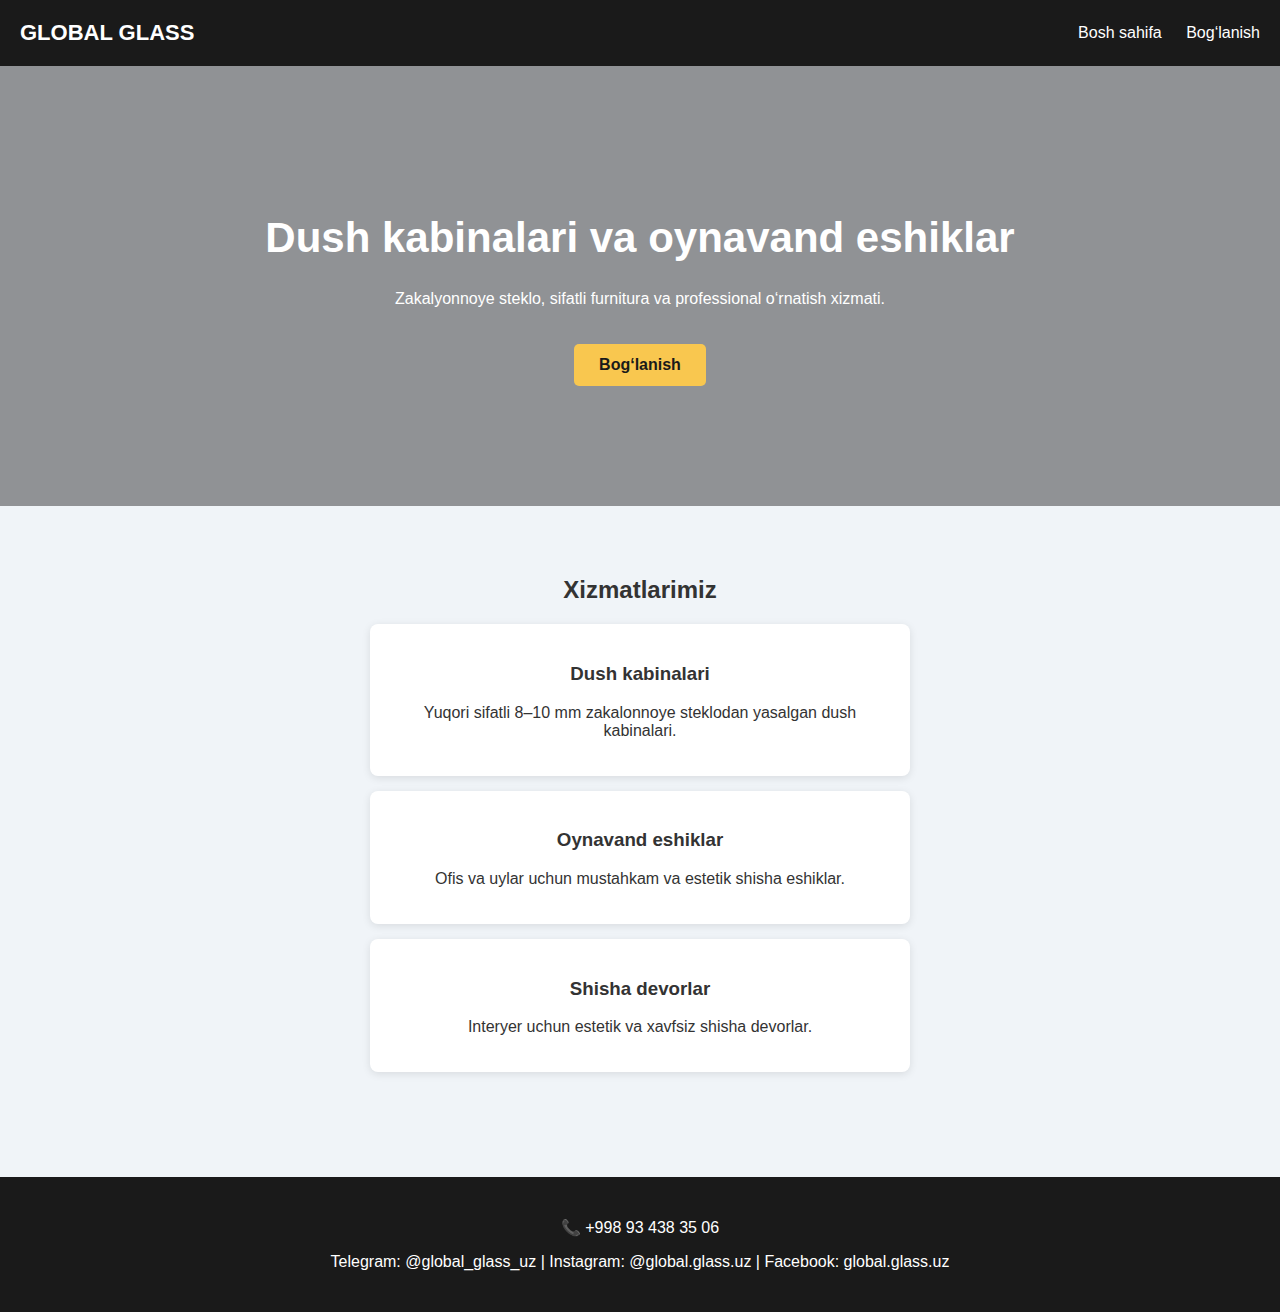
<file: index.html>
<!DOCTYPE html>
<html lang="uz">
<head>
    <meta charset="UTF-8">
    <meta name="viewport" content="width=device-width, initial-scale=1.0">
    <title>Global Glass — Dush kabinalari va oynavand eshiklar</title>
    <link rel="stylesheet" href="style.css">
</head>
<body>

<header>
    <div class="logo">GLOBAL GLASS</div>
    <nav>
        <a href="index.html">Bosh sahifa</a>
        <a href="contact.html">Bog‘lanish</a>
    </nav>
</header>

<section class="hero">
    <h1>Dush kabinalari va oynavand eshiklar</h1>
    <p>Zakalyonnoye steklo, sifatli furnitura va professional o‘rnatish xizmati.</p>
    <a href="contact.html" class="btn">Bog‘lanish</a>
</section>

<section class="services">
    <h2>Xizmatlarimiz</h2>

    <div class="service-box">
        <h3>Dush kabinalari</h3>
        <p>Yuqori sifatli 8–10 mm zakalonnoye steklodan yasalgan dush kabinalari.</p>
    </div>

    <div class="service-box">
        <h3>Oynavand eshiklar</h3>
        <p>Ofis va uylar uchun mustahkam va estetik shisha eshiklar.</p>
    </div>

    <div class="service-box">
        <h3>Shisha devorlar</h3>
        <p>Interyer uchun estetik va xavfsiz shisha devorlar.</p>
    </div>
</section>

<footer>
    <p>📞 +998 93 438 35 06</p>
    <p>Telegram: @global_glass_uz | Instagram: @global.glass.uz | Facebook: global.glass.uz</p>
</footer>

</body>
</html>
</file>
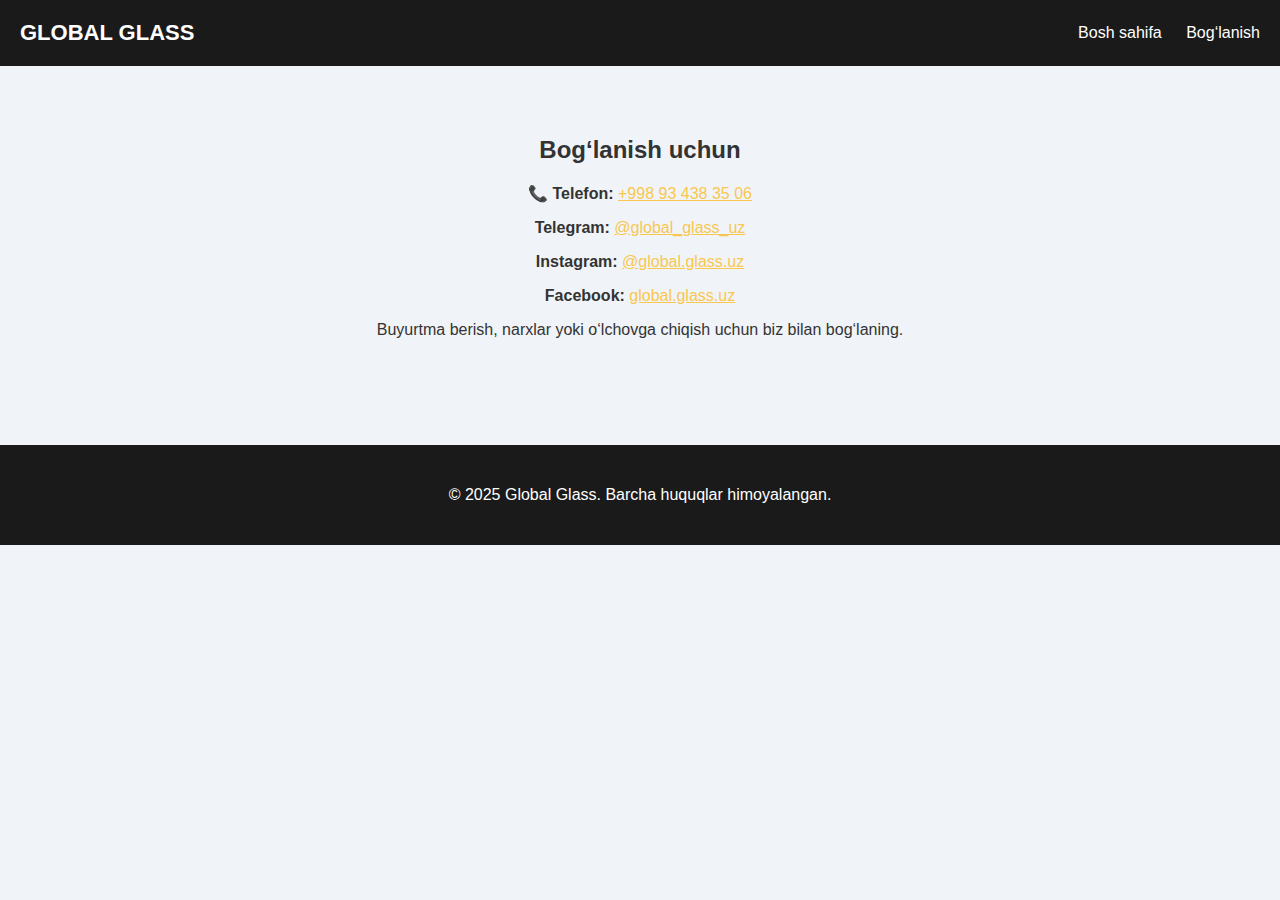
<file: contact.html>
<!DOCTYPE html>
<html lang="uz">
<head>
    <meta charset="UTF-8">
    <meta name="viewport" content="width=device-width, initial-scale=1.0">
    <title>Bog‘lanish — Global Glass</title>
    <link rel="stylesheet" href="style.css">
</head>
<body>

<header>
    <div class="logo">GLOBAL GLASS</div>
    <nav>
        <a href="index.html">Bosh sahifa</a>
        <a href="contact.html">Bog‘lanish</a>
    </nav>
</header>

<section class="contact">
    <h2>Bog‘lanish uchun</h2>

    <p><strong>📞 Telefon:</strong> <a href="tel:+998934383506">+998 93 438 35 06</a></p>
    <p><strong>Telegram:</strong> <a href="https://t.me/global_glass_uz">@global_glass_uz</a></p>
    <p><strong>Instagram:</strong> <a href="https://instagram.com/global.glass.uz">@global.glass.uz</a></p>
    <p><strong>Facebook:</strong> <a href="https://facebook.com/global.glass.uz">global.glass.uz</a></p>

    <p>Buyurtma berish, narxlar yoki o‘lchovga chiqish uchun biz bilan bog‘laning.</p>
</section>

<footer>
    <p>© 2025 Global Glass. Barcha huquqlar himoyalangan.</p>
</footer>

</body>
</html>
</file>
<file: style.css>
body {
    margin: 0;
    font-family: Arial, sans-serif;
    background: #f0f4f8;
    color: #333;
}

header {
    background: #1a1a1a;
    color: #fff;
    padding: 20px;
    display: flex;
    justify-content: space-between;
    align-items: center;
}

header .logo {
    font-size: 22px;
    font-weight: bold;
}

nav a {
    color: #fff;
    text-decoration: none;
    margin-left: 20px;
    font-size: 16px;
}

.hero {
    background: linear-gradient(rgba(0,0,0,0.4), rgba(0,0,0,0.4)), url('https://i.imgur.com/ZLTL3qX.jpeg') center/cover no-repeat;
    color: #fff;
    padding: 120px 20px;
    text-align: center;
}

.hero h1 {
    font-size: 42px;
}

.btn {
    background: #f9c74f;
    color: #1a1a1a;
    padding: 12px 25px;
    display: inline-block;
    margin-top: 20px;
    text-decoration: none;
    font-weight: bold;
    border-radius: 5px;
}

.services {
    padding: 50px 20px;
    text-align: center;
}

.service-box {
    background: #fff;
    padding: 20px;
    margin: 15px auto;
    max-width: 500px;
    border-radius: 8px;
    box-shadow: 0 2px 8px rgba(0,0,0,0.1);
}

.contact {
    padding: 50px 20px;
    text-align: center;
}

footer {
    background: #1a1a1a;
    color: white;
    padding: 25px;
    text-align: center;
    margin-top: 40px;
}

a {
    color: #f9c74f;
}
</file>
